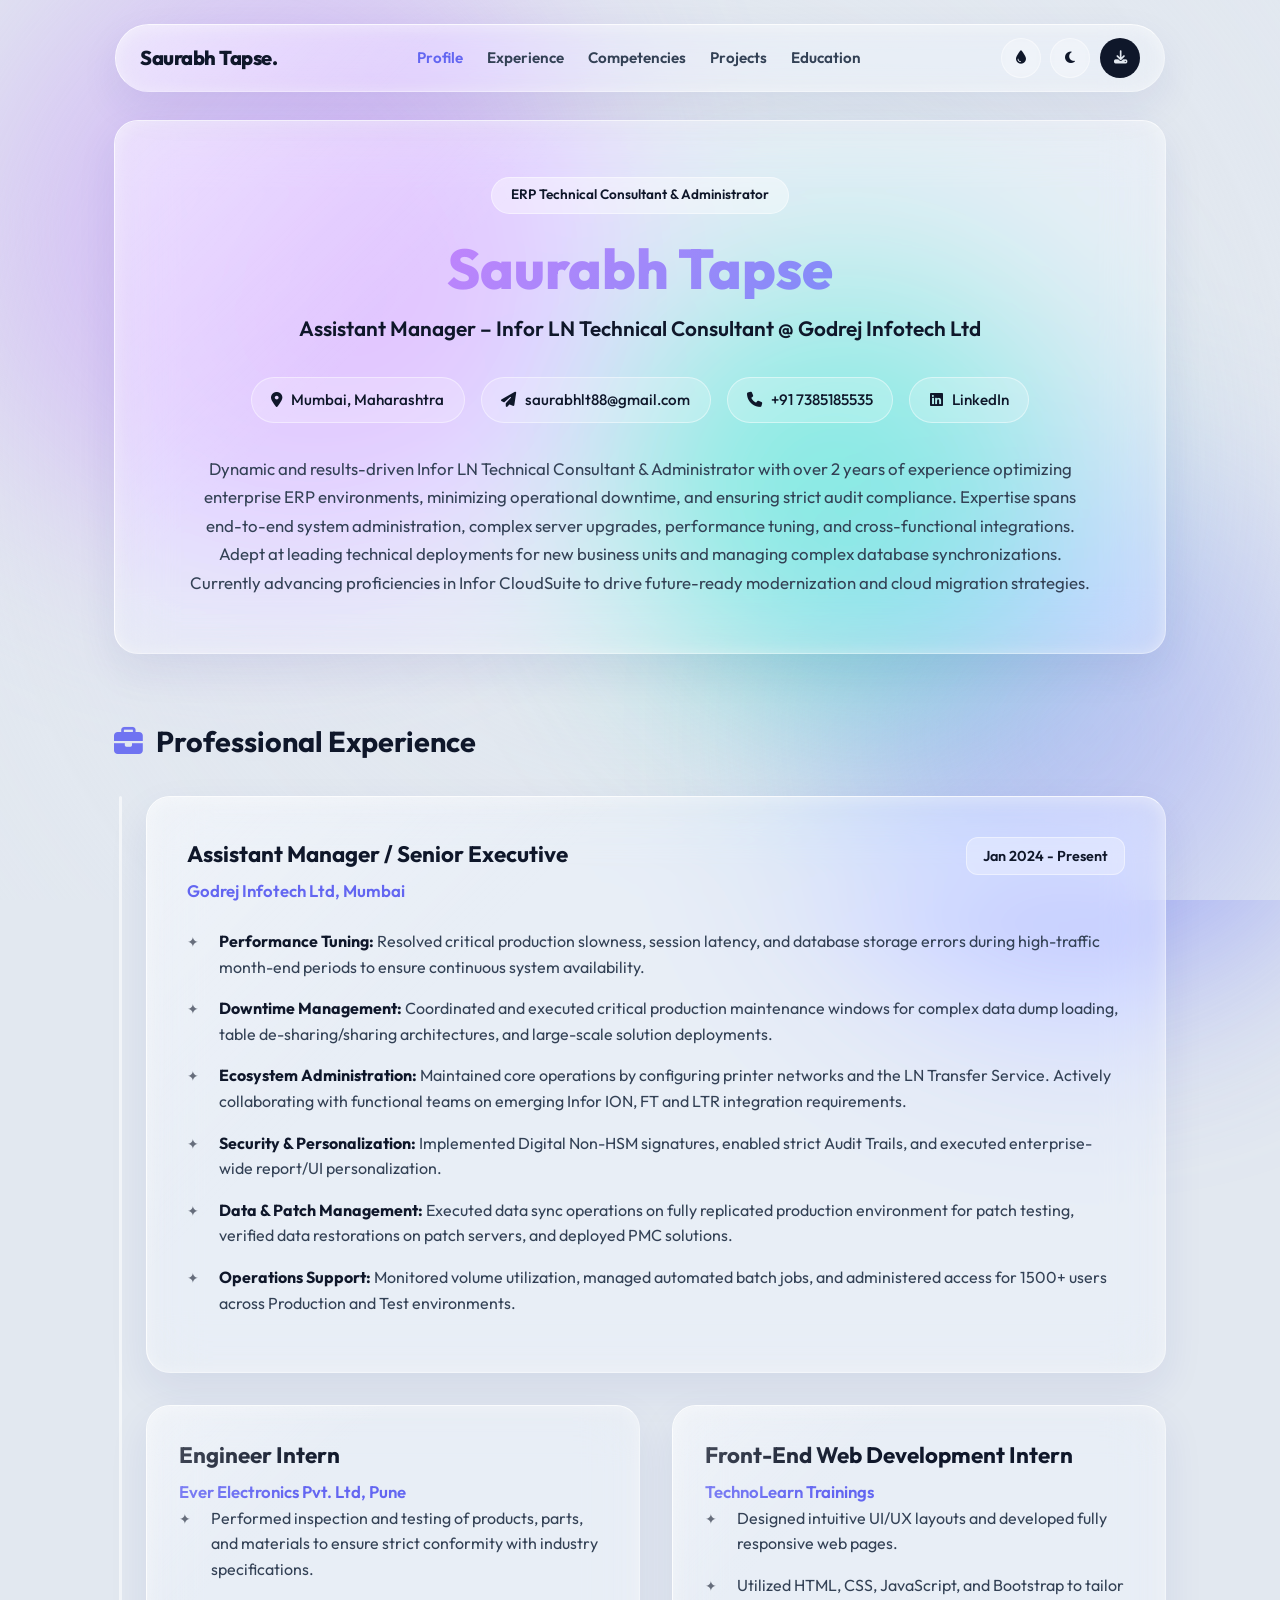
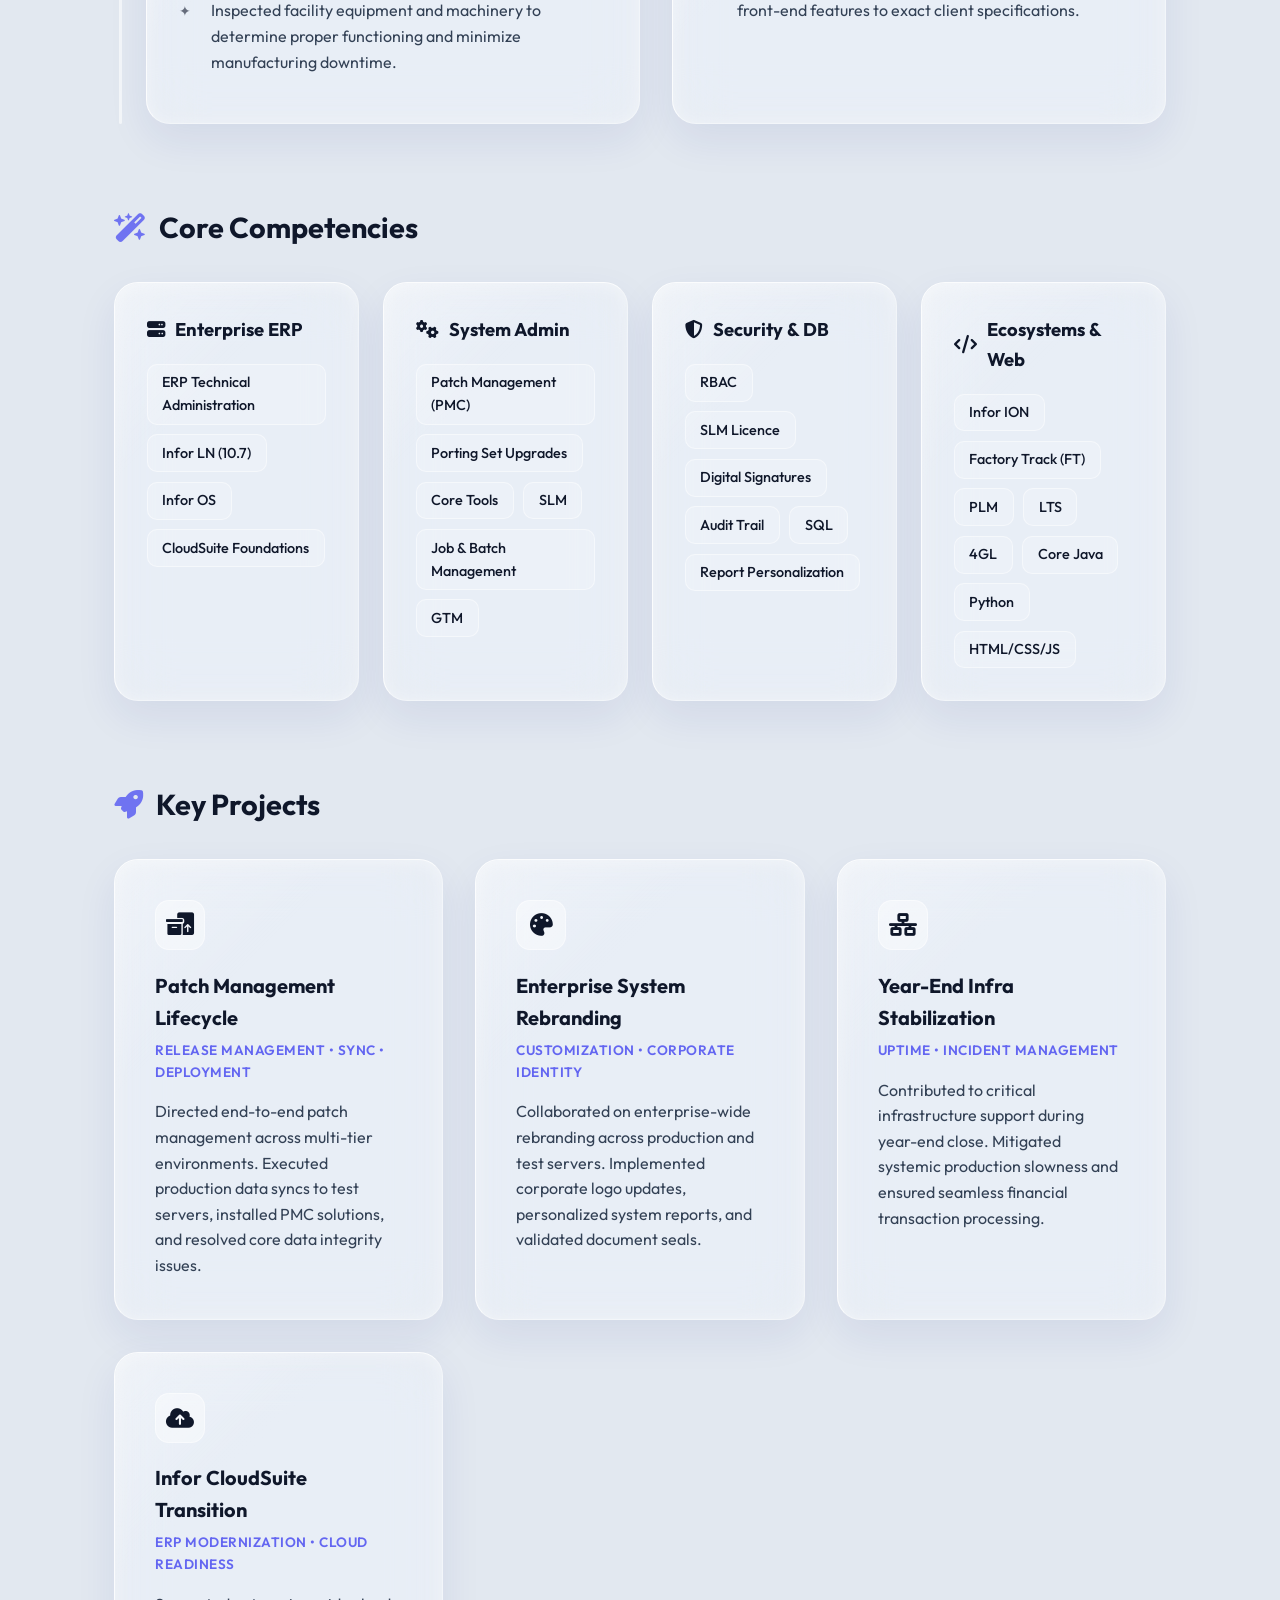
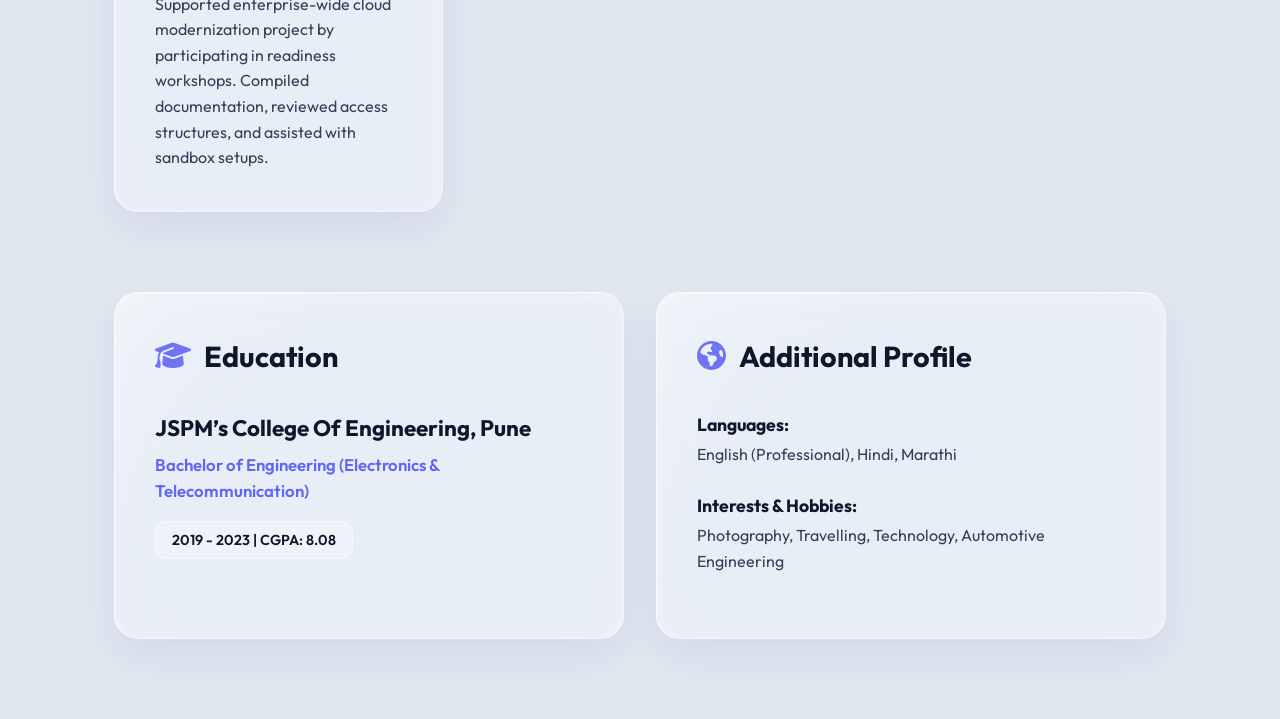
<file: Index.html>
<!DOCTYPE html>
<html lang="en">
<head>
  <meta charset="UTF-8" />
  <meta name="viewport" content="width=device-width, initial-scale=1.0" />
  <title>Saurabh Tapse | Infor LN Technical Consultant</title>
  
  <link rel="preconnect" href="https://fonts.googleapis.com">
  <link rel="preconnect" href="https://fonts.gstatic.com" crossorigin>
  <link href="https://fonts.googleapis.com/css2?family=Outfit:wght@300;400;500;600;700;800&display=swap" rel="stylesheet">
  <link rel="stylesheet" href="https://cdnjs.cloudflare.com/ajax/libs/font-awesome/6.4.0/css/all.min.css">
  
  <link rel="stylesheet" href="style.css">
</head>
<body>

  <!-- Liquid Animated Background Blobs -->
  <div class="blob shape-1"></div>
  <div class="blob shape-2"></div>
  <div class="blob shape-3"></div>
  <div class="glass-overlay"></div>

  <!-- Floating Top Navigation -->
  <nav class="top-nav glass-panel">
    <div class="nav-brand">Saurabh Tapse.</div>
    
    <div class="desktop-nav-links">
      <a href="#hero" class="nav-link active">Profile</a>
      <a href="#experience" class="nav-link">Experience</a>
      <a href="#skills" class="nav-link">Competencies</a>
      <a href="#projects" class="nav-link">Projects</a>
      <a href="#education" class="nav-link">Education</a>
    </div>

    <div class="nav-controls">
      <button class="icon-btn colorShiftBtn" title="Change Aura"><i class="fa-solid fa-droplet"></i></button>
      <button class="icon-btn themeToggleBtn" title="Toggle Theme"><i class="fa-solid fa-moon"></i></button>
      <button class="icon-btn highlight printBtn" title="Download PDF"><i class="fa-solid fa-download"></i></button>
    </div>
  </nav>

  <main class="container">
    
    <!-- Hero Profile Section -->
    <section id="hero" class="hero-section glass-panel reveal" data-tilt>
      <div class="pill-badge">ERP Technical Consultant & Administrator</div>
      <h1 class="hero-title">Saurabh Tapse</h1>
      <h2 class="hero-subtitle">Assistant Manager – Infor LN Technical Consultant @ Godrej Infotech Ltd</h2>
      
      <div class="contact-pills">
        <a href="https://maps.google.com/?q=Mumbai" target="_blank" class="contact-pill"><i class="fa-solid fa-location-dot"></i> Mumbai, Maharashtra</a>
        <a href="mailto:saurabhlt88@gmail.com" class="contact-pill"><i class="fa-solid fa-paper-plane"></i> saurabhlt88@gmail.com</a>
        <a href="tel:7385185535" class="contact-pill"><i class="fa-solid fa-phone"></i> +91 7385185535</a>
        <a href="https://linkedin.com/in/saurabh-tapse" target="_blank" class="contact-pill"><i class="fa-brands fa-linkedin"></i> LinkedIn</a>
      </div>

      <p class="hero-bio">
        Dynamic and results-driven Infor LN Technical Consultant & Administrator with over 2 years of experience optimizing enterprise ERP environments, minimizing operational downtime, and ensuring strict audit compliance. Expertise spans end-to-end system administration, complex server upgrades, performance tuning, and cross-functional integrations. Adept at leading technical deployments for new business units and managing complex database synchronizations. Currently advancing proficiencies in Infor CloudSuite to drive future-ready modernization and cloud migration strategies.
      </p>
    </section>

    <!-- Experience Section -->
    <section id="experience" class="content-section reveal">
      <h3 class="section-heading"><i class="fa-solid fa-briefcase"></i> Professional Experience</h3>
      
      <div class="timeline">
        <div class="timeline-item glass-panel hover-lift">
          <div class="timeline-dot"></div>
          <div class="timeline-header">
            <div>
              <h4 class="job-title">Assistant Manager / Senior Executive</h4>
              <p class="company-name">Godrej Infotech Ltd, Mumbai</p>
            </div>
            <span class="date-badge">Jan 2024 - Present</span>
          </div>
          <ul class="creative-list">
            <li><strong>Performance Tuning:</strong> Resolved critical production slowness, session latency, and database storage errors during high-traffic month-end periods to ensure continuous system availability.</li>
            <li><strong>Downtime Management:</strong> Coordinated and executed critical production maintenance windows for complex data dump loading, table de-sharing/sharing architectures, and large-scale solution deployments.</li>
            <li><strong>Ecosystem Administration:</strong> Maintained core operations by configuring printer networks and the LN Transfer Service. Actively collaborating with functional teams on emerging Infor ION, FT and LTR integration requirements.</li>
            <li><strong>Security & Personalization:</strong> Implemented Digital Non-HSM signatures, enabled strict Audit Trails, and executed enterprise-wide report/UI personalization.</li>
            <li><strong>Data & Patch Management:</strong> Executed data sync operations on fully replicated production environment for patch testing, verified data restorations on patch servers, and deployed PMC solutions.</li>
            <li><strong>Operations Support:</strong> Monitored volume utilization, managed automated batch jobs, and administered access for 1500+ users across Production and Test environments.</li>
          </ul>
        </div>

        <div class="internship-grid">
          <div class="glass-panel hover-lift mini-card">
            <h4 class="job-title">Engineer Intern</h4>
            <p class="company-name">Ever Electronics Pvt. Ltd, Pune</p>
            <ul class="creative-list compact">
              <li>Performed inspection and testing of products, parts, and materials to ensure strict conformity with industry specifications.</li>
              <li>Inspected facility equipment and machinery to determine proper functioning and minimize manufacturing downtime.</li>
            </ul>
          </div>

          <div class="glass-panel hover-lift mini-card">
            <h4 class="job-title">Front-End Web Development Intern</h4>
            <p class="company-name">TechnoLearn Trainings</p>
            <ul class="creative-list compact">
              <li>Designed intuitive UI/UX layouts and developed fully responsive web pages.</li>
              <li>Utilized HTML, CSS, JavaScript, and Bootstrap to tailor front-end features to exact client specifications.</li>
            </ul>
          </div>
        </div>
      </div>
    </section>

    <!-- Skills Section -->
    <section id="skills" class="content-section reveal">
      <h3 class="section-heading"><i class="fa-solid fa-wand-magic-sparkles"></i> Core Competencies</h3>
      
      <div class="bento-grid">
        <div class="bento-card glass-panel accent-1">
          <h4><i class="fa-solid fa-server"></i> Enterprise ERP</h4>
          <div class="tag-cloud">
            <span>ERP Technical Administration</span> <span>Infor LN (10.7)</span> <span>Infor OS</span> <span>CloudSuite Foundations</span>
          </div>
        </div>

        <div class="bento-card glass-panel accent-2">
          <h4><i class="fa-solid fa-gears"></i> System Admin</h4>
          <div class="tag-cloud">
            <span>Patch Management (PMC)</span> <span>Porting Set Upgrades</span> <span>Core Tools</span> <span>SLM</span> <span>Job & Batch Management</span> <span>GTM</span>
          </div>
        </div>

        <div class="bento-card glass-panel accent-3">
          <h4><i class="fa-solid fa-shield-halved"></i> Security & DB</h4>
          <div class="tag-cloud">
            <span>RBAC</span> <span>SLM Licence</span> <span>Digital Signatures</span> <span>Audit Trail</span> <span>SQL</span> <span>Report Personalization</span>
          </div>
        </div>

        <div class="bento-card glass-panel accent-4">
          <h4><i class="fa-solid fa-code"></i> Ecosystems & Web</h4>
          <div class="tag-cloud">
            <span>Infor ION</span> <span>Factory Track (FT)</span> <span>PLM</span> <span>LTS</span> <span>4GL</span> <span>Core Java</span> <span>Python</span> <span>HTML/CSS/JS</span>
          </div>
        </div>
      </div>
    </section>

    <!-- Projects Section -->
    <section id="projects" class="content-section reveal">
      <h3 class="section-heading"><i class="fa-solid fa-rocket"></i> Key Projects</h3>
      
      <div class="project-grid">
        <div class="project-card glass-panel hover-lift">
          <div class="project-icon"><i class="fa-solid fa-boxes-packing"></i></div>
          <h4 class="project-title">Patch Management Lifecycle</h4>
          <span class="project-scope">Release Management • Sync • Deployment</span>
          <p>Directed end-to-end patch management across multi-tier environments. Executed production data syncs to test servers, installed PMC solutions, and resolved core data integrity issues.</p>
        </div>

        <div class="project-card glass-panel hover-lift">
          <div class="project-icon"><i class="fa-solid fa-palette"></i></div>
          <h4 class="project-title">Enterprise System Rebranding</h4>
          <span class="project-scope">Customization • Corporate Identity</span>
          <p>Collaborated on enterprise-wide rebranding across production and test servers. Implemented corporate logo updates, personalized system reports, and validated document seals.</p>
        </div>

        <div class="project-card glass-panel hover-lift">
          <div class="project-icon"><i class="fa-solid fa-network-wired"></i></div>
          <h4 class="project-title">Year-End Infra Stabilization</h4>
          <span class="project-scope">Uptime • Incident Management</span>
          <p>Contributed to critical infrastructure support during year-end close. Mitigated systemic production slowness and ensured seamless financial transaction processing.</p>
        </div>

        <div class="project-card glass-panel hover-lift">
          <div class="project-icon"><i class="fa-solid fa-cloud-arrow-up"></i></div>
          <h4 class="project-title">Infor CloudSuite Transition</h4>
          <span class="project-scope">ERP Modernization • Cloud Readiness</span>
          <p>Supported enterprise-wide cloud modernization project by participating in readiness workshops. Compiled documentation, reviewed access structures, and assisted with sandbox setups.</p>
        </div>
      </div>
    </section>

    <!-- Education & Extras Section -->
    <section id="education" class="content-section reveal">
      <div class="split-grid">
        
        <div class="glass-panel hover-lift split-card">
          <h3 class="section-heading small"><i class="fa-solid fa-graduation-cap"></i> Education</h3>
          <h4 class="job-title">JSPM’s College Of Engineering, Pune</h4>
          <p class="company-name">Bachelor of Engineering (Electronics & Telecommunication)</p>
          <span class="date-badge inline-badge">2019 - 2023 | CGPA: 8.08</span>
        </div>

        <div class="glass-panel hover-lift split-card">
          <h3 class="section-heading small"><i class="fa-solid fa-earth-americas"></i> Additional Profile</h3>
          <div class="info-block">
            <strong>Languages:</strong>
            <p>English (Professional), Hindi, Marathi</p>
          </div>
          <div class="info-block">
            <strong>Interests & Hobbies:</strong>
            <p>Photography, Travelling, Technology, Automotive Engineering</p>
          </div>
        </div>
      </div>
    </section>

  </main>

  <script src="script.js"></script>
</body>
</html>
</file>
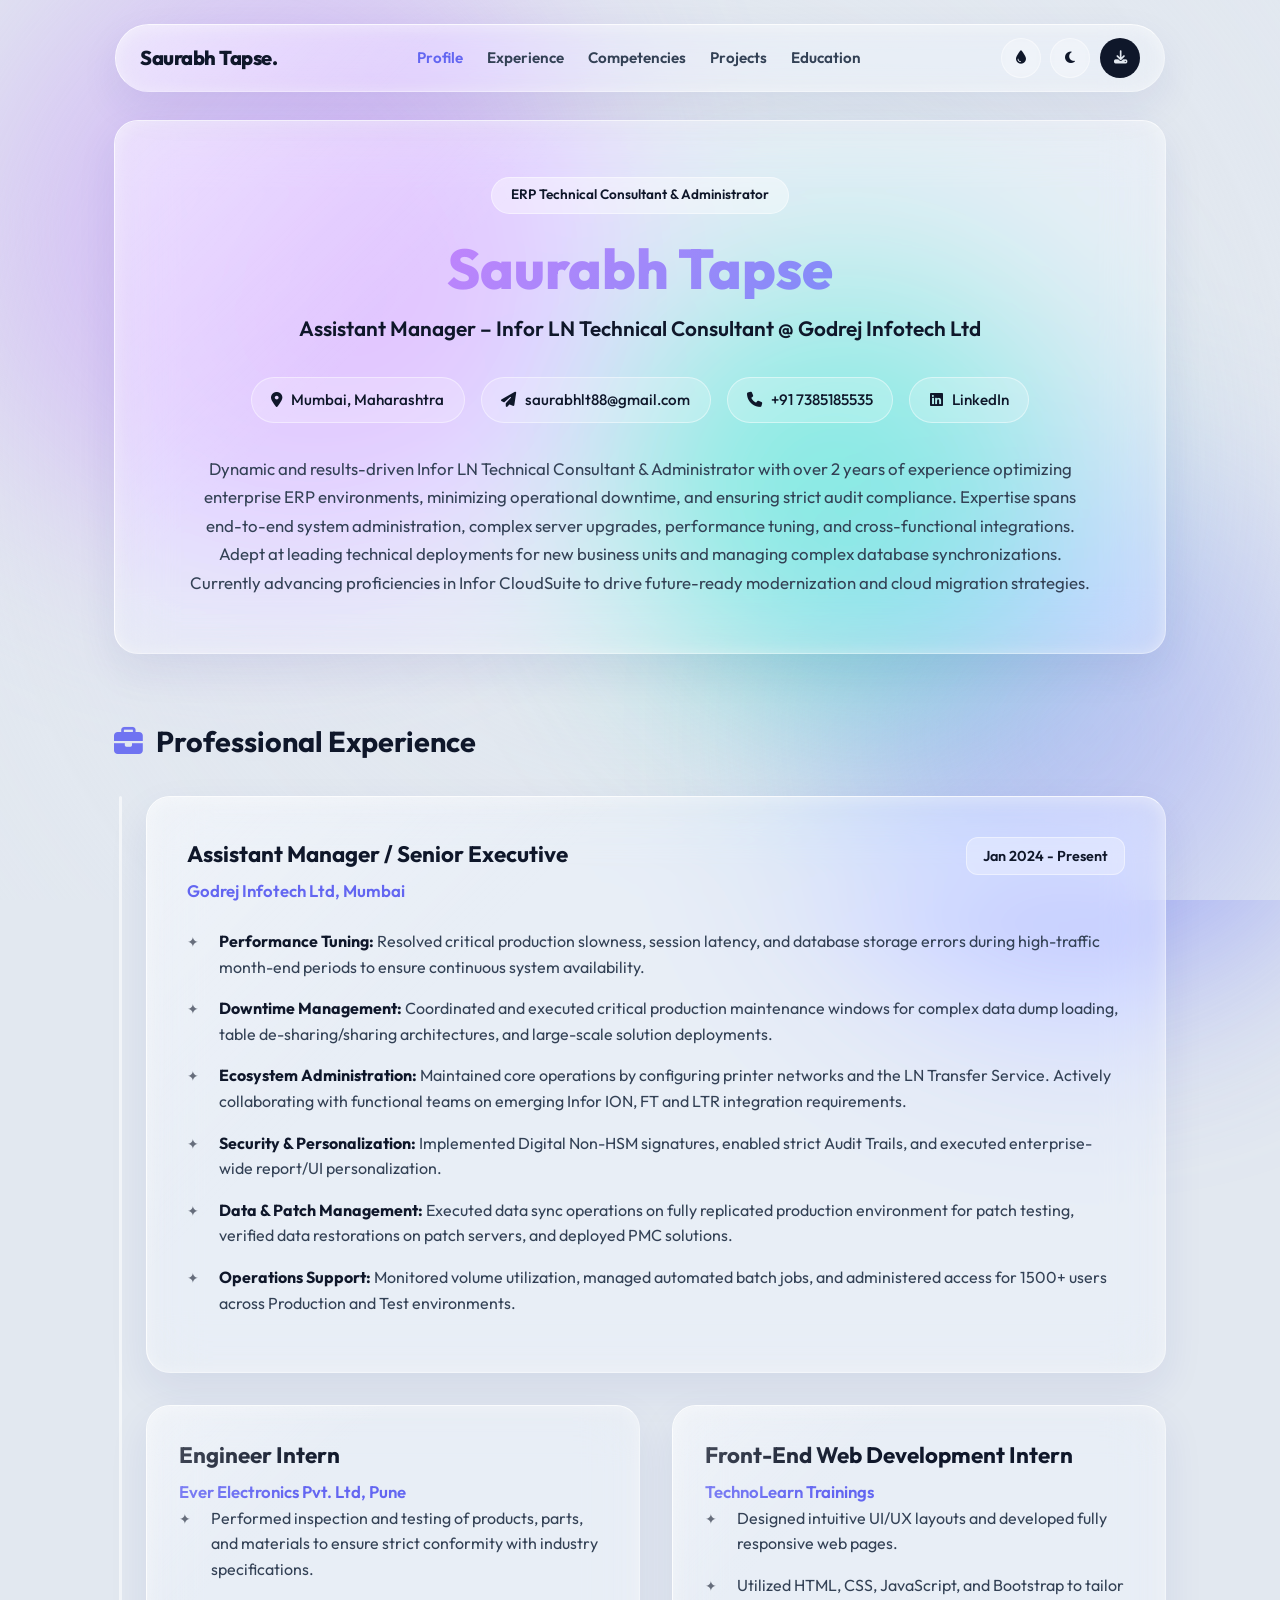
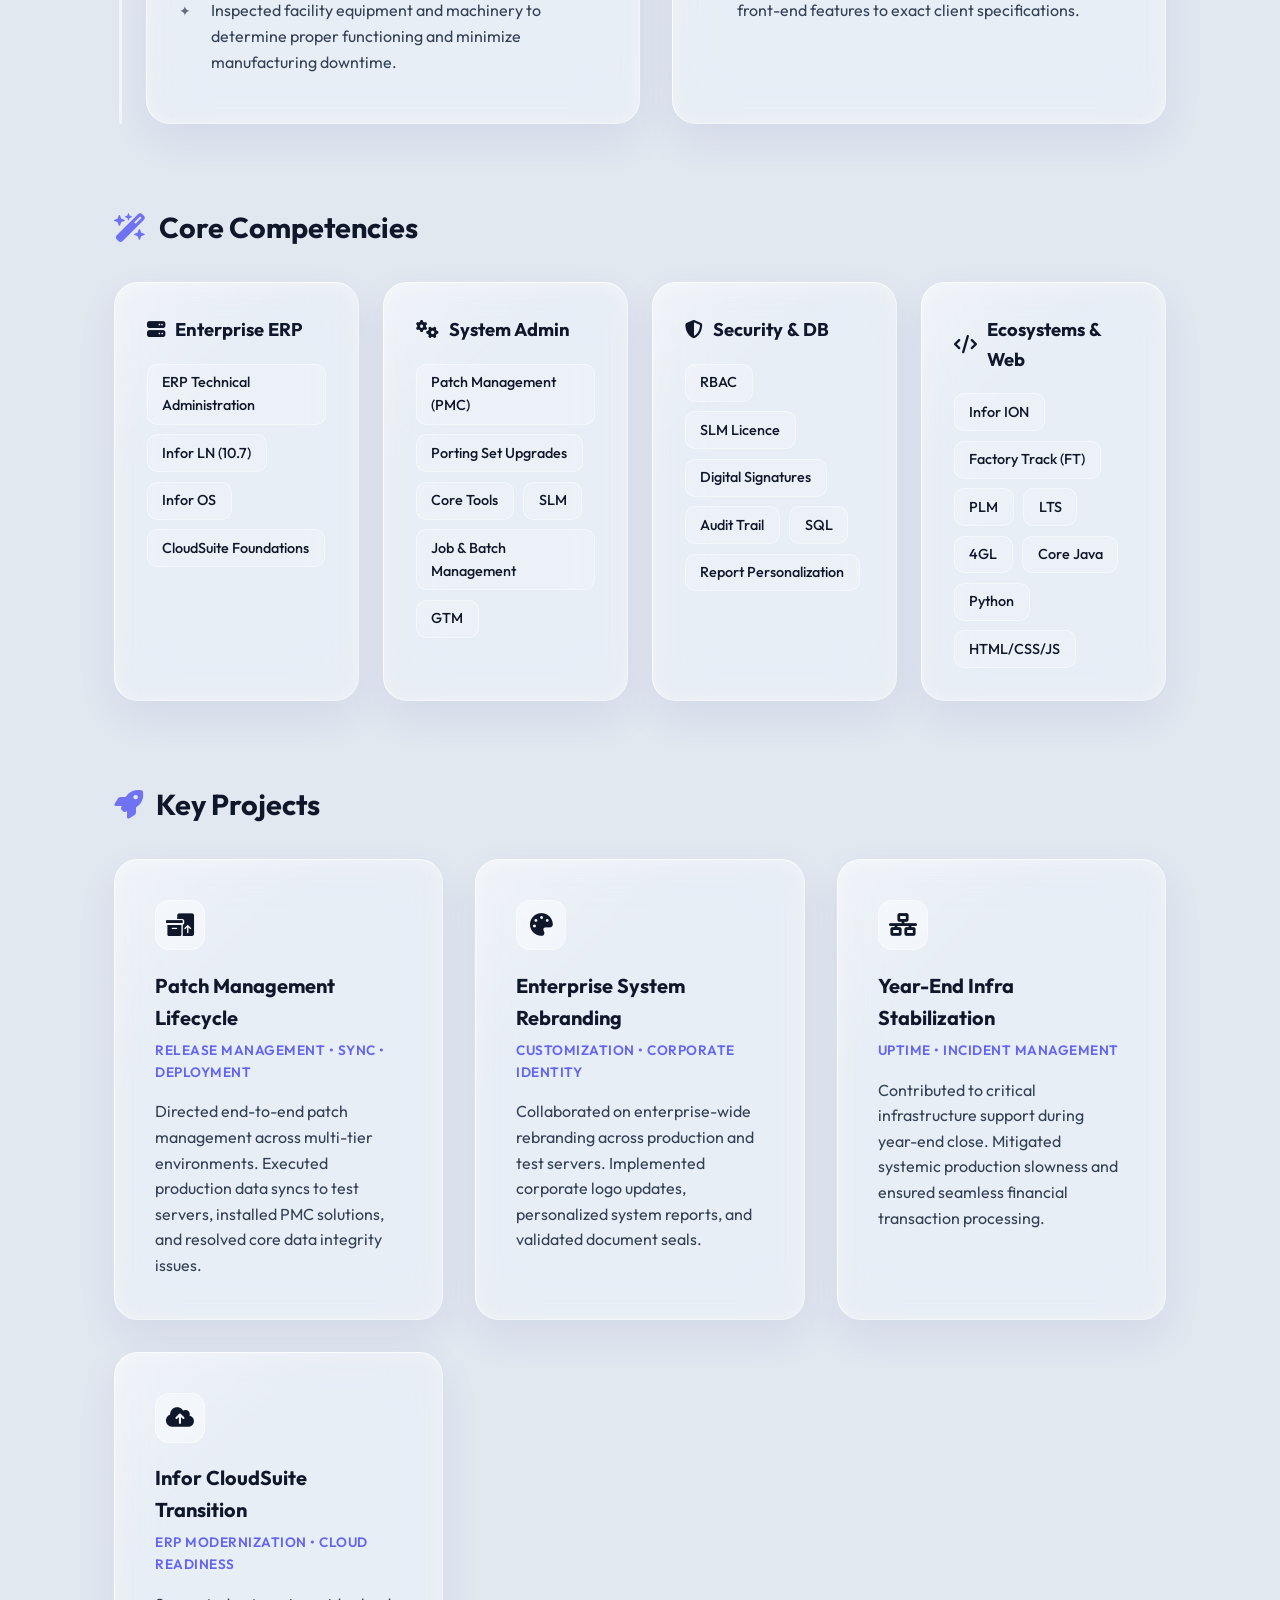
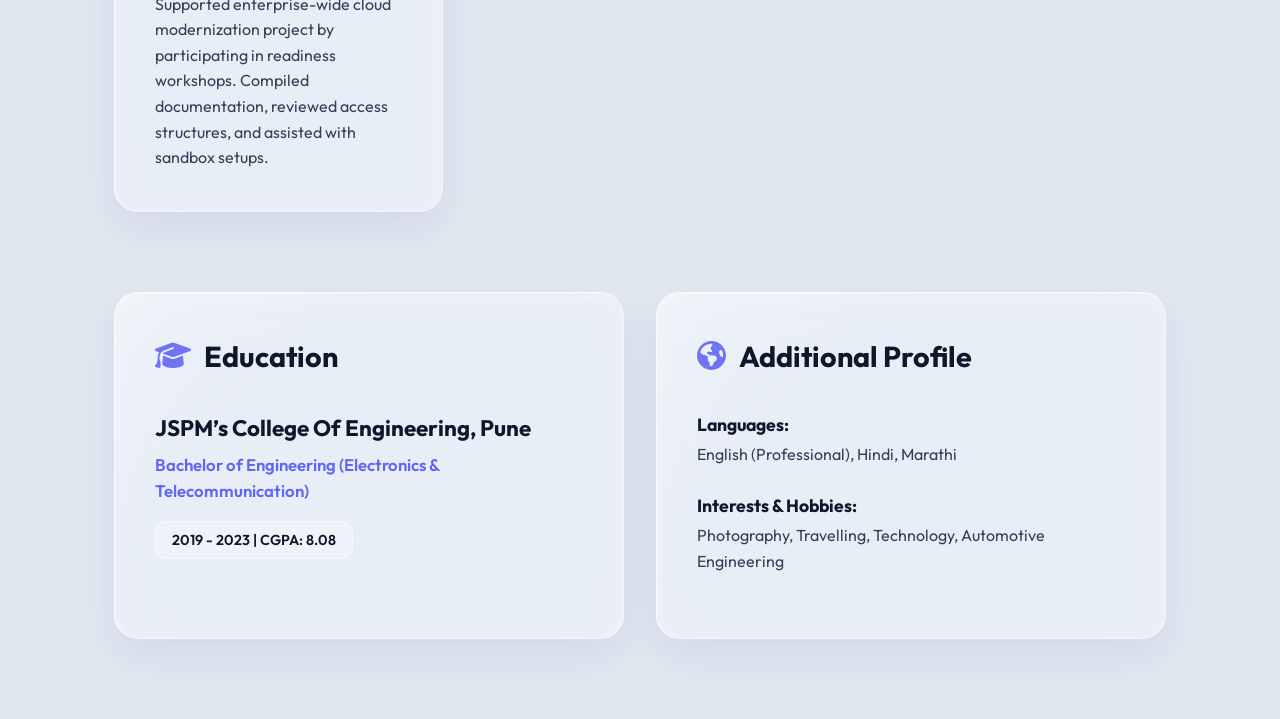
<file: Resume.html>
<!DOCTYPE html>
<html lang="en">
<head>
  <meta charset="UTF-8" />
  <meta name="viewport" content="width=device-width, initial-scale=1.0" />
  <title>Saurabh Tapse | Infor LN Technical Consultant</title>
  
  <link rel="preconnect" href="https://fonts.googleapis.com">
  <link rel="preconnect" href="https://fonts.gstatic.com" crossorigin>
  <link href="https://fonts.googleapis.com/css2?family=Outfit:wght@300;400;500;600;700;800&display=swap" rel="stylesheet">
  <link rel="stylesheet" href="https://cdnjs.cloudflare.com/ajax/libs/font-awesome/6.4.0/css/all.min.css">
  
  <link rel="stylesheet" href="style.css">
</head>
<body>

  <!-- Liquid Animated Background Blobs -->
  <div class="blob shape-1"></div>
  <div class="blob shape-2"></div>
  <div class="blob shape-3"></div>
  <div class="glass-overlay"></div>

  <!-- Floating Top Navigation -->
  <nav class="top-nav glass-panel">
    <div class="nav-brand">Saurabh Tapse.</div>
    
    <div class="desktop-nav-links">
      <a href="#hero" class="nav-link active">Profile</a>
      <a href="#experience" class="nav-link">Experience</a>
      <a href="#skills" class="nav-link">Competencies</a>
      <a href="#projects" class="nav-link">Projects</a>
      <a href="#education" class="nav-link">Education</a>
    </div>

    <div class="nav-controls">
      <button class="icon-btn colorShiftBtn" title="Change Aura"><i class="fa-solid fa-droplet"></i></button>
      <button class="icon-btn themeToggleBtn" title="Toggle Theme"><i class="fa-solid fa-moon"></i></button>
      <button class="icon-btn highlight printBtn" title="Download PDF"><i class="fa-solid fa-download"></i></button>
    </div>
  </nav>

  <main class="container">
    
    <!-- Hero Profile Section -->
    <section id="hero" class="hero-section glass-panel reveal" data-tilt>
      <div class="pill-badge">ERP Technical Consultant & Administrator</div>
      <h1 class="hero-title">Saurabh Tapse</h1>
      <h2 class="hero-subtitle">Assistant Manager – Infor LN Technical Consultant @ Godrej Infotech Ltd</h2>
      
      <div class="contact-pills">
        <a href="https://maps.google.com/?q=Mumbai" target="_blank" class="contact-pill"><i class="fa-solid fa-location-dot"></i> Mumbai, Maharashtra</a>
        <a href="mailto:saurabhlt88@gmail.com" class="contact-pill"><i class="fa-solid fa-paper-plane"></i> saurabhlt88@gmail.com</a>
        <a href="tel:7385185535" class="contact-pill"><i class="fa-solid fa-phone"></i> +91 7385185535</a>
        <a href="https://linkedin.com/in/saurabh-tapse" target="_blank" class="contact-pill"><i class="fa-brands fa-linkedin"></i> LinkedIn</a>
      </div>

      <p class="hero-bio">
        Dynamic and results-driven Infor LN Technical Consultant & Administrator with over 2 years of experience optimizing enterprise ERP environments, minimizing operational downtime, and ensuring strict audit compliance. Expertise spans end-to-end system administration, complex server upgrades, performance tuning, and cross-functional integrations. Adept at leading technical deployments for new business units and managing complex database synchronizations. Currently advancing proficiencies in Infor CloudSuite to drive future-ready modernization and cloud migration strategies.
      </p>
    </section>

    <!-- Experience Section -->
    <section id="experience" class="content-section reveal">
      <h3 class="section-heading"><i class="fa-solid fa-briefcase"></i> Professional Experience</h3>
      
      <div class="timeline">
        <div class="timeline-item glass-panel hover-lift">
          <div class="timeline-dot"></div>
          <div class="timeline-header">
            <div>
              <h4 class="job-title">Assistant Manager / Senior Executive</h4>
              <p class="company-name">Godrej Infotech Ltd, Mumbai</p>
            </div>
            <span class="date-badge">Jan 2024 - Present</span>
          </div>
          <ul class="creative-list">
            <li><strong>Performance Tuning:</strong> Resolved critical production slowness, session latency, and database storage errors during high-traffic month-end periods to ensure continuous system availability.</li>
            <li><strong>Downtime Management:</strong> Coordinated and executed critical production maintenance windows for complex data dump loading, table de-sharing/sharing architectures, and large-scale solution deployments.</li>
            <li><strong>Ecosystem Administration:</strong> Maintained core operations by configuring printer networks and the LN Transfer Service. Actively collaborating with functional teams on emerging Infor ION, FT and LTR integration requirements.</li>
            <li><strong>Security & Personalization:</strong> Implemented Digital Non-HSM signatures, enabled strict Audit Trails, and executed enterprise-wide report/UI personalization.</li>
            <li><strong>Data & Patch Management:</strong> Executed data sync operations on fully replicated production environment for patch testing, verified data restorations on patch servers, and deployed PMC solutions.</li>
            <li><strong>Operations Support:</strong> Monitored volume utilization, managed automated batch jobs, and administered access for 1500+ users across Production and Test environments.</li>
          </ul>
        </div>

        <div class="internship-grid">
          <div class="glass-panel hover-lift mini-card">
            <h4 class="job-title">Engineer Intern</h4>
            <p class="company-name">Ever Electronics Pvt. Ltd, Pune</p>
            <ul class="creative-list compact">
              <li>Performed inspection and testing of products, parts, and materials to ensure strict conformity with industry specifications.</li>
              <li>Inspected facility equipment and machinery to determine proper functioning and minimize manufacturing downtime.</li>
            </ul>
          </div>

          <div class="glass-panel hover-lift mini-card">
            <h4 class="job-title">Front-End Web Development Intern</h4>
            <p class="company-name">TechnoLearn Trainings</p>
            <ul class="creative-list compact">
              <li>Designed intuitive UI/UX layouts and developed fully responsive web pages.</li>
              <li>Utilized HTML, CSS, JavaScript, and Bootstrap to tailor front-end features to exact client specifications.</li>
            </ul>
          </div>
        </div>
      </div>
    </section>

    <!-- Skills Section -->
    <section id="skills" class="content-section reveal">
      <h3 class="section-heading"><i class="fa-solid fa-wand-magic-sparkles"></i> Core Competencies</h3>
      
      <div class="bento-grid">
        <div class="bento-card glass-panel accent-1">
          <h4><i class="fa-solid fa-server"></i> Enterprise ERP</h4>
          <div class="tag-cloud">
            <span>ERP Technical Administration</span> <span>Infor LN (10.7)</span> <span>Infor OS</span> <span>CloudSuite Foundations</span>
          </div>
        </div>

        <div class="bento-card glass-panel accent-2">
          <h4><i class="fa-solid fa-gears"></i> System Admin</h4>
          <div class="tag-cloud">
            <span>Patch Management (PMC)</span> <span>Porting Set Upgrades</span> <span>Core Tools</span> <span>SLM</span> <span>Job & Batch Management</span> <span>GTM</span>
          </div>
        </div>

        <div class="bento-card glass-panel accent-3">
          <h4><i class="fa-solid fa-shield-halved"></i> Security & DB</h4>
          <div class="tag-cloud">
            <span>RBAC</span> <span>SLM Licence</span> <span>Digital Signatures</span> <span>Audit Trail</span> <span>SQL</span> <span>Report Personalization</span>
          </div>
        </div>

        <div class="bento-card glass-panel accent-4">
          <h4><i class="fa-solid fa-code"></i> Ecosystems & Web</h4>
          <div class="tag-cloud">
            <span>Infor ION</span> <span>Factory Track (FT)</span> <span>PLM</span> <span>LTS</span> <span>4GL</span> <span>Core Java</span> <span>Python</span> <span>HTML/CSS/JS</span>
          </div>
        </div>
      </div>
    </section>

    <!-- Projects Section -->
    <section id="projects" class="content-section reveal">
      <h3 class="section-heading"><i class="fa-solid fa-rocket"></i> Key Projects</h3>
      
      <div class="project-grid">
        <div class="project-card glass-panel hover-lift">
          <div class="project-icon"><i class="fa-solid fa-boxes-packing"></i></div>
          <h4 class="project-title">Patch Management Lifecycle</h4>
          <span class="project-scope">Release Management • Sync • Deployment</span>
          <p>Directed end-to-end patch management across multi-tier environments. Executed production data syncs to test servers, installed PMC solutions, and resolved core data integrity issues.</p>
        </div>

        <div class="project-card glass-panel hover-lift">
          <div class="project-icon"><i class="fa-solid fa-palette"></i></div>
          <h4 class="project-title">Enterprise System Rebranding</h4>
          <span class="project-scope">Customization • Corporate Identity</span>
          <p>Collaborated on enterprise-wide rebranding across production and test servers. Implemented corporate logo updates, personalized system reports, and validated document seals.</p>
        </div>

        <div class="project-card glass-panel hover-lift">
          <div class="project-icon"><i class="fa-solid fa-network-wired"></i></div>
          <h4 class="project-title">Year-End Infra Stabilization</h4>
          <span class="project-scope">Uptime • Incident Management</span>
          <p>Contributed to critical infrastructure support during year-end close. Mitigated systemic production slowness and ensured seamless financial transaction processing.</p>
        </div>

        <div class="project-card glass-panel hover-lift">
          <div class="project-icon"><i class="fa-solid fa-cloud-arrow-up"></i></div>
          <h4 class="project-title">Infor CloudSuite Transition</h4>
          <span class="project-scope">ERP Modernization • Cloud Readiness</span>
          <p>Supported enterprise-wide cloud modernization project by participating in readiness workshops. Compiled documentation, reviewed access structures, and assisted with sandbox setups.</p>
        </div>
      </div>
    </section>

    <!-- Education & Extras Section -->
    <section id="education" class="content-section reveal">
      <div class="split-grid">
        
        <div class="glass-panel hover-lift split-card">
          <h3 class="section-heading small"><i class="fa-solid fa-graduation-cap"></i> Education</h3>
          <h4 class="job-title">JSPM’s College Of Engineering, Pune</h4>
          <p class="company-name">Bachelor of Engineering (Electronics & Telecommunication)</p>
          <span class="date-badge inline-badge">2019 - 2023 | CGPA: 8.08</span>
        </div>

        <div class="glass-panel hover-lift split-card">
          <h3 class="section-heading small"><i class="fa-solid fa-earth-americas"></i> Additional Profile</h3>
          <div class="info-block">
            <strong>Languages:</strong>
            <p>English (Professional), Hindi, Marathi</p>
          </div>
          <div class="info-block">
            <strong>Interests & Hobbies:</strong>
            <p>Photography, Travelling, Technology, Automotive Engineering</p>
          </div>
        </div>
      </div>
    </section>

  </main>

  <script src="script.js"></script>
</body>
</html>
</file>
<file: style.css>
:root {
  /* Dynamic CSS Variables controlled by JS for Gradient Shift */
  --blob-1: #c084fc;
  --blob-2: #818cf8;
  --blob-3: #2dd4bf;

  /* Light Liquid Theme */
  --bg-color: #e2e8f0;
  --text-main: #0f172a;
  --text-muted: #334155;
  
  /* Liquid Glass Core Properties */
  --glass-bg: rgba(255, 255, 255, 0.25);
  --glass-border: rgba(255, 255, 255, 0.45);
  --glass-border-light: rgba(255, 255, 255, 0.8);
  --glass-shadow: 0 16px 40px rgba(31, 38, 135, 0.08);
  --glass-inner-shadow: inset 0 2px 15px rgba(255, 255, 255, 0.4);
  
  --primary-accent: #6366f1;
  --gradient-text: linear-gradient(135deg, var(--blob-1), var(--blob-2));
  --timeline-line: rgba(255, 255, 255, 0.6);
}

[data-theme="dark"] {
  /* Dark Liquid Theme */
  --blob-1: #4c1d95;
  --blob-2: #3730a3;
  --blob-3: #115e59;
  
  --bg-color: #020617;
  --text-main: #f8fafc;
  --text-muted: #cbd5e1;
  
  --glass-bg: rgba(15, 23, 42, 0.35);
  --glass-border: rgba(255, 255, 255, 0.12);
  --glass-border-light: rgba(255, 255, 255, 0.25);
  --glass-shadow: 0 16px 40px rgba(0, 0, 0, 0.4);
  --glass-inner-shadow: inset 0 2px 15px rgba(255, 255, 255, 0.05);
  
  --primary-accent: #818cf8;
  --gradient-text: linear-gradient(135deg, var(--blob-1), var(--blob-2));
  --timeline-line: rgba(255, 255, 255, 0.15);
}

* {
  box-sizing: border-box;
  margin: 0;
  padding: 0;
}

body {
  font-family: 'Outfit', sans-serif;
  background-color: var(--bg-color);
  color: var(--text-main);
  line-height: 1.6;
  overflow-x: hidden;
  transition: background-color 0.5s ease;
  cursor: default;
}

/* Liquid Animated Background Blobs */
.blob {
  position: fixed;
  border-radius: 50%;
  filter: blur(100px);
  z-index: -2;
  opacity: 0.65;
  animation: float 22s infinite ease-in-out alternate;
  transition: background-color 2.5s cubic-bezier(0.4, 0, 0.2, 1);
}
.shape-1 { width: 50vw; height: 50vw; background-color: var(--blob-1); top: -10%; left: -5%; animation-duration: 25s; }
.shape-2 { width: 40vw; height: 40vw; background-color: var(--blob-2); bottom: -10%; right: -5%; animation-duration: 22s; animation-delay: -5s; }
.shape-3 { width: 35vw; height: 35vw; background-color: var(--blob-3); top: 30%; left: 50%; animation-duration: 28s; animation-delay: -10s; }

/* Overlay to blend colors smoothly */
.glass-overlay {
  position: fixed;
  inset: 0;
  z-index: -1;
  background: radial-gradient(circle at center, transparent 0%, var(--bg-color) 100%);
  opacity: 0.6;
  transition: background 0.5s ease;
}

@keyframes float {
  0% { transform: translate(0, 0) scale(1) rotate(0deg); }
  50% { transform: translate(3%, 5%) scale(1.05) rotate(5deg); }
  100% { transform: translate(-3%, -5%) scale(0.95) rotate(-5deg); }
}

/* -------------------------------------
   LIQUID GLASS PANEL REUSABLE CLASS 
-------------------------------------- */
.glass-panel {
  position: relative;
  background: var(--glass-bg);
  backdrop-filter: blur(28px) saturate(140%);
  -webkit-backdrop-filter: blur(28px) saturate(140%);
  border: 1px solid var(--glass-border);
  border-top-color: var(--glass-border-light);
  border-left-color: var(--glass-border-light);
  box-shadow: var(--glass-shadow), var(--glass-inner-shadow);
  border-radius: 24px;
  overflow: hidden; /* For specular highlight */
}

/* Specular Highlight (The shiny rim on the glass) */
.glass-panel::before {
  content: '';
  position: absolute;
  top: 0; left: 0; right: 0; bottom: 0;
  border-radius: inherit;
  background: linear-gradient(135deg, rgba(255,255,255,0.3) 0%, rgba(255,255,255,0) 30%);
  pointer-events: none;
  z-index: 1;
}

/* Floating Top Navigation */
.top-nav {
  position: fixed;
  top: 1.5rem;
  left: 50%;
  transform: translateX(-50%);
  width: 90%;
  max-width: 1050px;
  display: flex;
  justify-content: space-between;
  align-items: center;
  padding: 0.8rem 1.5rem;
  z-index: 1000;
  border-radius: 100px;
}
.nav-brand {
  position: relative; z-index: 2; font-weight: 800; font-size: 1.25rem; color: var(--text-main); letter-spacing: -0.5px;
}

.desktop-nav-links {
  position: relative; z-index: 2; display: flex; gap: 1.5rem;
}
.desktop-nav-links .nav-link {
  text-decoration: none; color: var(--text-muted); font-weight: 600; font-size: 0.95rem;
  transition: color 0.3s ease;
}
.desktop-nav-links .nav-link:hover, 
.desktop-nav-links .nav-link.active {
  color: var(--primary-accent);
}

.nav-controls { position: relative; z-index: 2; display: flex; gap: 0.6rem; }
.icon-btn {
  padding: 0.6rem; width: 40px; height: 40px; border-radius: 50%;
  border: 1px solid var(--glass-border); background: rgba(255, 255, 255, 0.1); color: var(--text-main);
  cursor: pointer; display: flex; align-items: center; justify-content: center;
  transition: all 0.2s; backdrop-filter: blur(5px);
}
.icon-btn:hover { background: rgba(255,255,255,0.4); transform: translateY(-2px); }
[data-theme="dark"] .icon-btn:hover { background: rgba(255,255,255,0.1); }
.icon-btn.highlight { background: var(--text-main); color: var(--bg-color); border: none; }
.icon-btn.highlight:hover { transform: translateY(-2px) scale(1.05); }

/* Main Container Layout */
.container {
  max-width: 1100px;
  margin: 7.5rem auto 4rem; /* Accounts for top nav */
  padding: 0 1.5rem;
  z-index: 5;
  position: relative;
}

/* Hero Section (Centered & Wide) */
.hero-section {
  padding: 3.5rem 2.5rem;
  text-align: center;
  margin-bottom: 4rem;
  display: flex;
  flex-direction: column;
  align-items: center;
}
.pill-badge {
  position: relative; z-index: 2; display: inline-block;
  background: rgba(255, 255, 255, 0.4); color: var(--text-main);
  padding: 0.4rem 1.2rem; border-radius: 50px; font-weight: 600; font-size: 0.85rem;
  margin-bottom: 1.5rem; border: 1px solid var(--glass-border);
}
[data-theme="dark"] .pill-badge { background: rgba(0, 0, 0, 0.4); }

.hero-title {
  position: relative; z-index: 2; font-size: 3.5rem; font-weight: 800; line-height: 1.1;
  background: var(--gradient-text); -webkit-background-clip: text; -webkit-text-fill-color: transparent;
  margin-bottom: 0.8rem; transition: background 2.5s ease;
}
.hero-subtitle { position: relative; z-index: 2; font-size: 1.3rem; font-weight: 600; color: var(--text-main); margin-bottom: 2rem; }

.contact-pills { position: relative; z-index: 2; display: flex; flex-wrap: wrap; justify-content: center; gap: 1rem; margin-bottom: 2rem; }
.contact-pill {
  display: inline-flex; align-items: center; gap: 0.6rem; padding: 0.6rem 1.2rem;
  background: rgba(255, 255, 255, 0.2); border: 1px solid var(--glass-border); border-radius: 50px;
  color: var(--text-main); text-decoration: none; font-weight: 500; font-size: 0.95rem;
  transition: all 0.3s ease;
}
[data-theme="dark"] .contact-pill { background: rgba(0, 0, 0, 0.2); }
.contact-pill:hover { background: var(--text-main); color: var(--bg-color); transform: translateY(-3px); }

.hero-bio { position: relative; z-index: 2; font-size: 1.05rem; color: var(--text-muted); max-width: 900px; line-height: 1.7; }

/* Content Sections */
.content-section { margin-bottom: 5rem; scroll-margin-top: 6rem; }
.section-heading { font-size: 1.8rem; font-weight: 700; margin-bottom: 2rem; display: flex; align-items: center; gap: 0.8rem; color: var(--text-main); }
.section-heading i { color: var(--primary-accent); opacity: 0.9; }

/* Timeline */
.timeline { position: relative; padding-left: 2rem; z-index: 2; }
.timeline::before { content: ''; position: absolute; left: 5px; top: 0; bottom: 0; width: 3px; background: var(--timeline-line); border-radius: 3px; }
.timeline-item { position: relative; padding: 2.5rem; margin-bottom: 2rem; }
.timeline-dot {
  position: absolute; left: -2rem; top: 3rem; width: 14px; height: 14px;
  border-radius: 50%; background: var(--text-main); border: 4px solid var(--bg-color);
  transform: translateX(-50%); box-sizing: content-box; z-index: 3;
}
.timeline-header { position: relative; z-index: 2; display: flex; justify-content: space-between; align-items: flex-start; flex-wrap: wrap; gap: 1rem; margin-bottom: 1.5rem; }
.job-title { font-size: 1.4rem; font-weight: 700; color: var(--text-main); margin-bottom: 0.3rem;}
.company-name { color: var(--primary-accent); font-weight: 600; font-size: 1.05rem; }
.date-badge {
  background: rgba(255, 255, 255, 0.3); border: 1px solid var(--glass-border);
  padding: 0.4rem 1rem; border-radius: 12px; font-size: 0.9rem; font-weight: 600; color: var(--text-main);
}
[data-theme="dark"] .date-badge { background: rgba(0, 0, 0, 0.3); }

.creative-list { list-style: none; position: relative; z-index: 2; }
.creative-list li { position: relative; padding-left: 2rem; margin-bottom: 1rem; color: var(--text-muted); font-size: 1rem; }
.creative-list li::before { content: '✦'; position: absolute; left: 0; top: 2px; color: var(--text-main); opacity: 0.6; font-size: 0.9rem; }
.creative-list li strong { color: var(--text-main); }

/* Internship Sub-Grid */
.internship-grid { display: grid; grid-template-columns: 1fr 1fr; gap: 2rem; position: relative; z-index: 2; margin-top: 1rem;}
.mini-card { padding: 2rem; }

/* Grids */
.bento-grid { display: grid; grid-template-columns: repeat(auto-fit, minmax(240px, 1fr)); gap: 1.5rem; position: relative; z-index: 2; }
.bento-card { padding: 2rem; }
.bento-card h4 { position: relative; z-index: 2; font-size: 1.15rem; margin-bottom: 1.2rem; display: flex; align-items: center; gap: 0.6rem; }
.tag-cloud { position: relative; z-index: 2; display: flex; flex-wrap: wrap; gap: 0.6rem; }
.tag-cloud span {
  background: rgba(255, 255, 255, 0.2); border: 1px solid var(--glass-border);
  padding: 0.4rem 0.9rem; border-radius: 10px; font-size: 0.9rem; font-weight: 500; color: var(--text-main);
}
[data-theme="dark"] .tag-cloud span { background: rgba(0, 0, 0, 0.2); }

.project-grid { display: grid; grid-template-columns: repeat(auto-fit, minmax(300px, 1fr)); gap: 2rem; }
.project-card { padding: 2.5rem; display: flex; flex-direction: column; }
.project-icon {
  position: relative; z-index: 2; width: 50px; height: 50px; background: rgba(255,255,255,0.4);
  border: 1px solid var(--glass-border); border-radius: 14px;
  display: flex; align-items: center; justify-content: center; color: var(--text-main); font-size: 1.4rem; margin-bottom: 1.2rem;
}
[data-theme="dark"] .project-icon { background: rgba(0,0,0,0.4); }
.project-title { position: relative; z-index: 2; font-size: 1.25rem; font-weight: 700; margin-bottom: 0.4rem; }
.project-scope { position: relative; z-index: 2; font-size: 0.85rem; font-weight: 600; color: var(--primary-accent); text-transform: uppercase; letter-spacing: 0.5px; margin-bottom: 1rem; }
.project-card p { position: relative; z-index: 2; color: var(--text-muted); font-size: 1rem; }

.split-grid { display: grid; grid-template-columns: 1fr 1fr; gap: 2rem; }
.split-card { padding: 2.5rem; }
.split-card > * { position: relative; z-index: 2; }
.inline-badge { margin-top: 1rem; display: inline-block; }
.info-block { margin-bottom: 1.5rem; }
.info-block strong { display: block; font-size: 1.1rem; color: var(--text-main); margin-bottom: 0.2rem; }
.info-block p { color: var(--text-muted); font-size: 1rem; }

/* Animations & States */
.hover-lift { transition: transform 0.4s cubic-bezier(0.175, 0.885, 0.32, 1.275), box-shadow 0.4s ease; }
.hover-lift:hover { transform: translateY(-8px); box-shadow: 0 20px 40px rgba(0,0,0,0.15); }

.reveal { opacity: 0; transform: translateY(30px); transition: all 0.8s cubic-bezier(0.16, 1, 0.3, 1); }
.reveal.active { opacity: 1; transform: translateY(0); }

/* Responsive Adjustments */
@media (max-width: 1024px) {
  .hero-title { font-size: 2.8rem; }
  .top-nav { width: 95%; padding: 0.6rem 1rem; }
  .desktop-nav-links { display: none; } /* Hide text links on smaller screens */
}
@media (max-width: 768px) {
  .hero-section { padding: 2.5rem 1.5rem; }
  .split-grid, .internship-grid { grid-template-columns: 1fr; }
  .timeline-header { flex-direction: column; gap: 0.5rem; }
}

@media print {
  body { background: #fff !important; color: #000 !important; }
  .blob, .glass-overlay, .top-nav { display: none !important; }
  .container { margin-top: 0; padding: 0; max-width: 100%; }
  .glass-panel { background: transparent !important; border: 1px solid #ddd !important; box-shadow: none !important; page-break-inside: avoid; }
  .glass-panel::before { display: none; }
  .timeline::before { background: #ccc; }
  .timeline-dot { border-color: #fff; background: #555; }
  .hero-section { margin-bottom: 2rem; padding: 0; text-align: left; }
  .contact-pills { justify-content: flex-start; }
  .contact-pill { border: none; padding: 0; margin-right: 1rem;}
}
</file>
